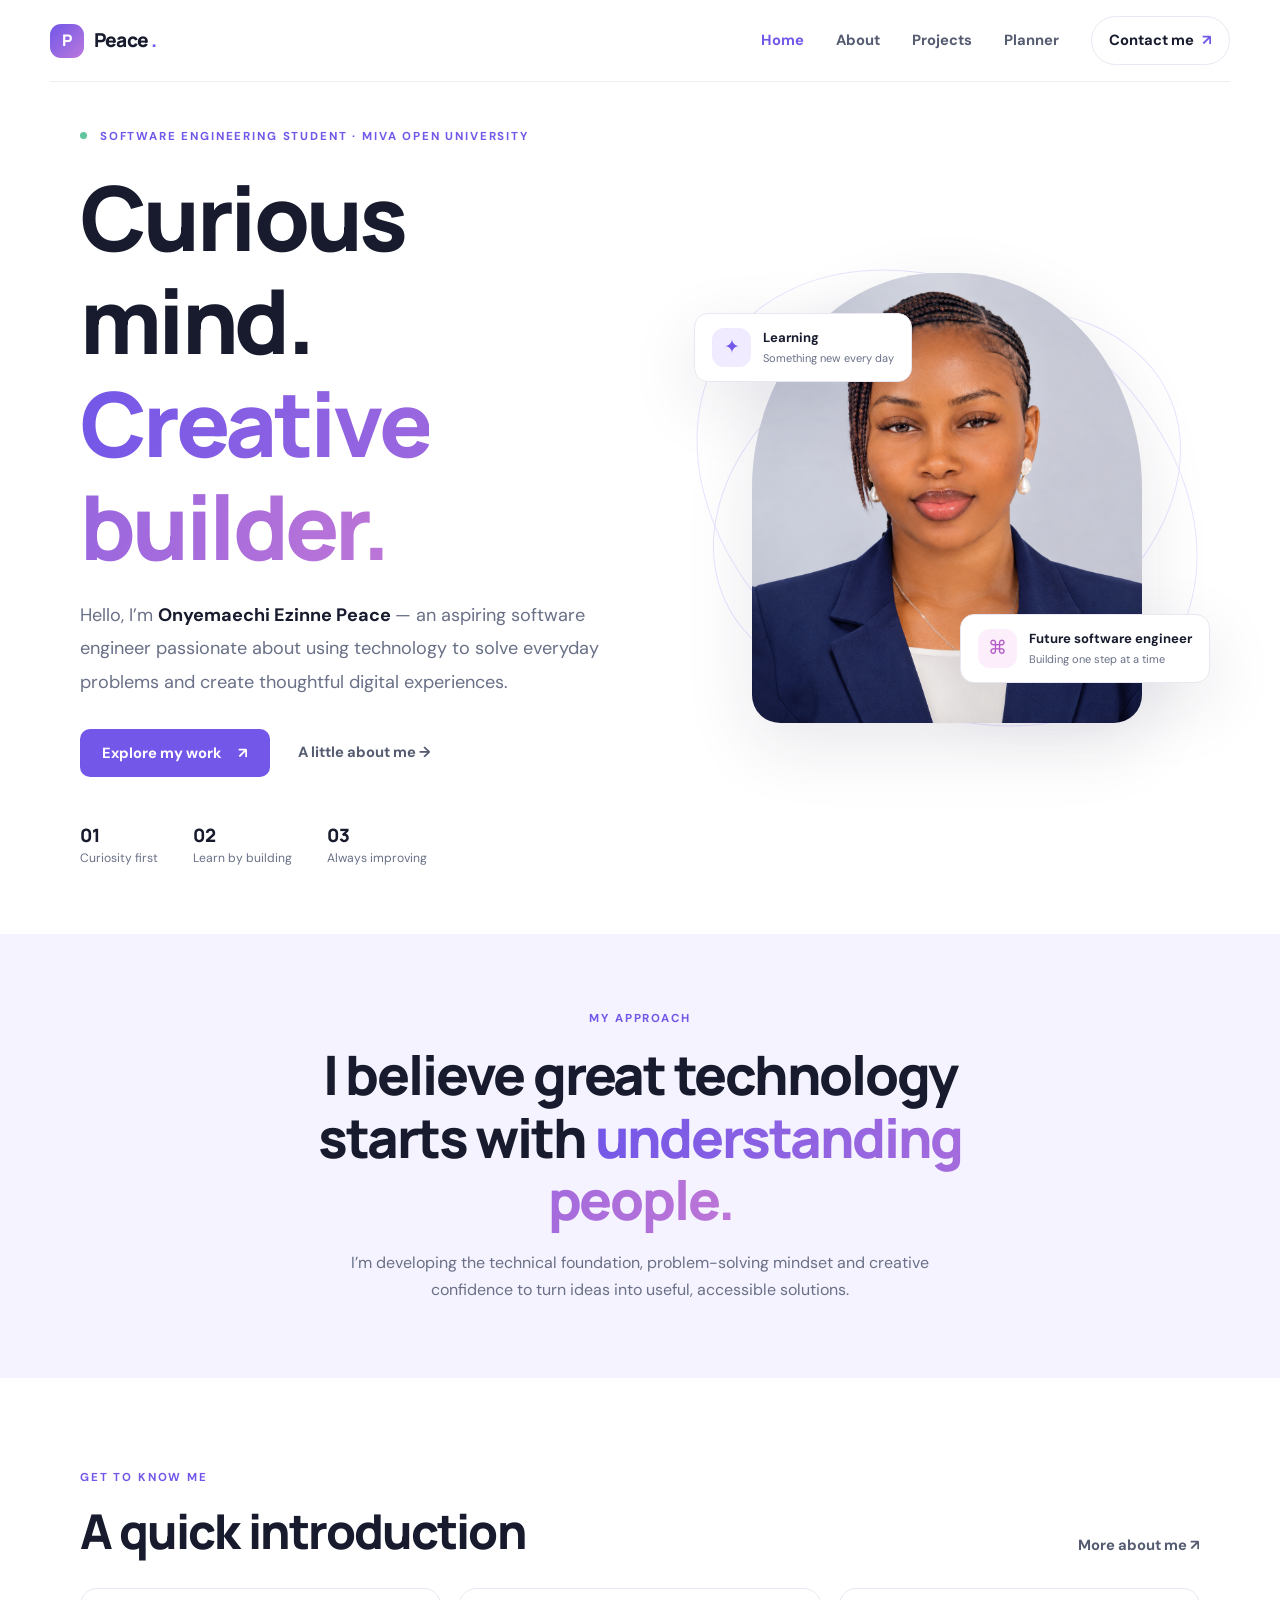
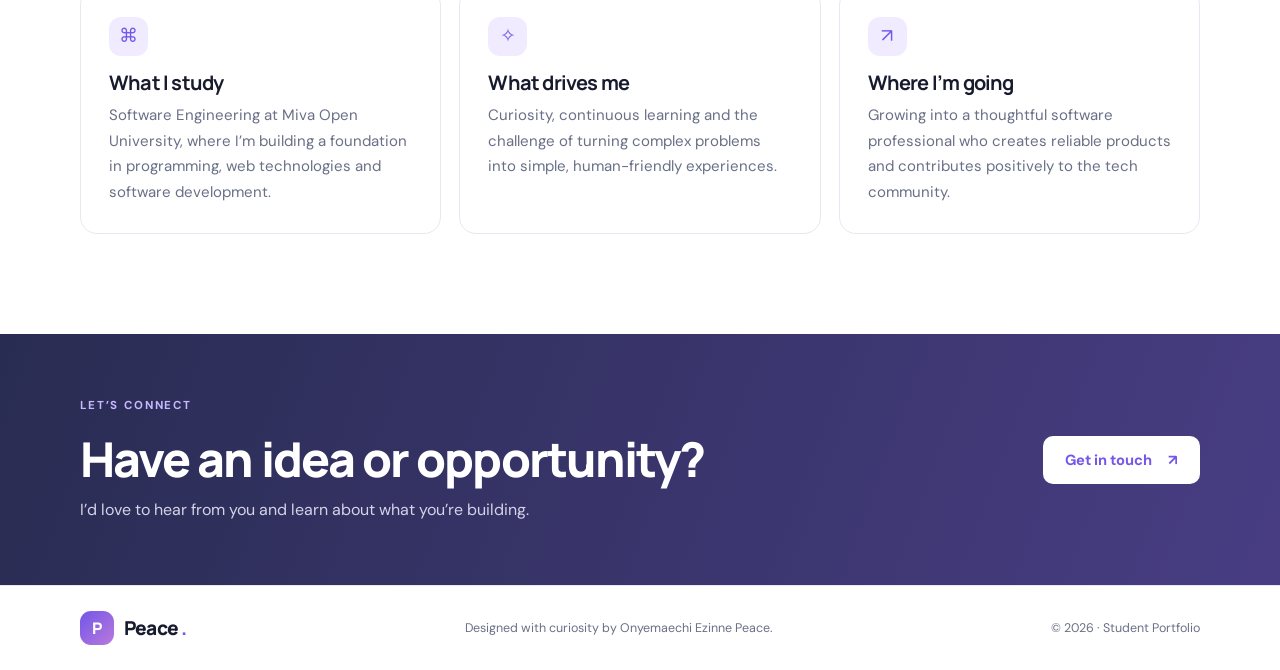
<file: index.html>
<!DOCTYPE html>
<html lang="en">
 <head>
  <meta charset="utf-8"/>
  <meta content="width=device-width, initial-scale=1.0" name="viewport"/>
  <meta content="The student portfolio of Onyemaechi Ezinne Peace, Software Engineering student at Miva Open University." name="description"/>
  <title>
   Onyemaechi Ezinne Peace | Student Portfolio
  </title>
  <link href="https://fonts.googleapis.com" rel="preconnect"/>
  <link crossorigin="" href="https://fonts.gstatic.com" rel="preconnect"/>
  <link href="https://fonts.googleapis.com/css2?family=DM+Sans:wght@400;500;600;700&amp;family=Manrope:wght@400;500;600;700;800&amp;display=swap" rel="stylesheet"/>
  <link href="css/style.css" rel="stylesheet"/>
  <script defer="" src="js/main.js">
  </script>
 </head>
 <body>
  <header class="site-header">
   <a class="brand" href="index.html">
    <span class="brand-mark">
     P
    </span>
    <span>
     Peace
     <span class="brand-dot">
      .
     </span>
    </span>
   </a>
   <button aria-expanded="false" aria-label="Open navigation" class="menu-toggle">
    ☰
   </button>
   <nav aria-label="Main navigation" class="nav-links">
    <a class="active" href="index.html">
     Home
    </a>
    <a href="about.html">
     About
    </a>
    <a href="projects.html">
     Projects
    </a>
    <a href="planner.html">
     Planner
    </a>
    <a class="nav-cta" href="contact.html">
     Contact me
     <span>
      &nearrow;
     </span>
    </a>
   </nav>
  </header>
  <main>
   <section class="hero section-wrap">
    <div class="hero-copy">
     <p class="eyebrow">
      <span class="status-dot">
      </span>
      SOFTWARE ENGINEERING STUDENT &middot; MIVA OPEN UNIVERSITY
     </p>
     <h1>
      Curious mind.
      <br/>
      <span class="gradient-text">
       Creative builder.
      </span>
     </h1>
     <p class="hero-lead">
      Hello, I&rsquo;m
      <strong>
       Onyemaechi Ezinne Peace
      </strong>
      &mdash; an aspiring software engineer passionate about using technology to solve everyday problems and create thoughtful digital experiences.
     </p>
     <div class="hero-actions">
      <a class="button button-primary" href="projects.html">
       Explore my work
       <span>
        &nearrow;
       </span>
      </a>
      <a class="text-link" href="about.html">
       A little about me
       <span>
        &rarr;
       </span>
      </a>
     </div>
     <div class="hero-meta">
      <div>
       <strong>
        01
       </strong>
       <span>
        Curiosity first
       </span>
      </div>
      <div>
       <strong>
        02
       </strong>
       <span>
        Learn by building
       </span>
      </div>
      <div>
       <strong>
        03
       </strong>
       <span>
        Always improving
       </span>
      </div>
     </div>
    </div>
    <div class="hero-visual">
     <div class="portrait-frame">
      <img alt="Portrait of Onyemaechi Ezinne Peace" src="assets/onyemaechi-ezinne-peace.png"/>
     </div>
     <div class="floating-note note-top">
      <span class="note-icon">
       ✦
      </span>
      <span>
       <b>
        Learning
       </b>
       <small>
        Something new every day
       </small>
      </span>
     </div>
     <div class="floating-note note-bottom">
      <span class="note-icon purple">
       ⌘
      </span>
      <span>
       <b>
        Future software engineer
       </b>
       <small>
        Building one step at a time
       </small>
      </span>
     </div>
     <div class="orbit orbit-one">
     </div>
     <div class="orbit orbit-two">
     </div>
    </div>
   </section>
   <section class="intro-band">
    <div class="section-wrap intro-inner">
     <p class="eyebrow">
      MY APPROACH
     </p>
     <h2>
      I believe great technology starts with
      <span class="gradient-text">
       understanding people.
      </span>
     </h2>
     <p>
      I&rsquo;m developing the technical foundation, problem-solving mindset and creative confidence to turn ideas into useful, accessible solutions.
     </p>
    </div>
   </section>
   <section class="section-wrap home-grid-section">
    <div class="section-heading">
     <div>
      <p class="eyebrow">
       GET TO KNOW ME
      </p>
      <h2>
       A quick introduction
      </h2>
     </div>
     <a class="text-link" href="about.html">
      More about me &nearrow;
     </a>
    </div>
    <div class="feature-grid">
     <article class="feature-card">
      <span class="feature-icon">
       ⌘
      </span>
      <h3>
       What I study
      </h3>
      <p>
       Software Engineering at Miva Open University, where I&rsquo;m building a foundation in programming, web technologies and software development.
      </p>
     </article>
     <article class="feature-card">
      <span class="feature-icon">
       ✧
      </span>
      <h3>
       What drives me
      </h3>
      <p>
       Curiosity, continuous learning and the challenge of turning complex problems into simple, human-friendly experiences.
      </p>
     </article>
     <article class="feature-card">
      <span class="feature-icon">
       &nearrow;
      </span>
      <h3>
       Where I&rsquo;m going
      </h3>
      <p>
       Growing into a thoughtful software professional who creates reliable products and contributes positively to the tech community.
      </p>
     </article>
    </div>
   </section>
   <section class="closing-cta">
    <div class="section-wrap cta-inner">
     <div>
      <p class="eyebrow">
       LET&rsquo;S CONNECT
      </p>
      <h2>
       Have an idea or opportunity?
      </h2>
      <p>
       I&rsquo;d love to hear from you and learn about what you&rsquo;re building.
      </p>
     </div>
     <a class="button button-light" href="contact.html">
      Get in touch
      <span>
       &nearrow;
      </span>
     </a>
    </div>
   </section>
  </main>
  <footer class="site-footer">
   <div class="section-wrap footer-inner">
    <a class="brand" href="index.html">
     <span class="brand-mark">
      P
     </span>
     <span>
      Peace
      <span class="brand-dot">
       .
      </span>
     </span>
    </a>
    <p>
     Designed with curiosity by Onyemaechi Ezinne Peace.
    </p>
    <span>
     &copy;
     <span data-year="">
     </span>
     &middot; Student Portfolio
    </span>
   </div>
  </footer>
 </body>
</html>
</file>
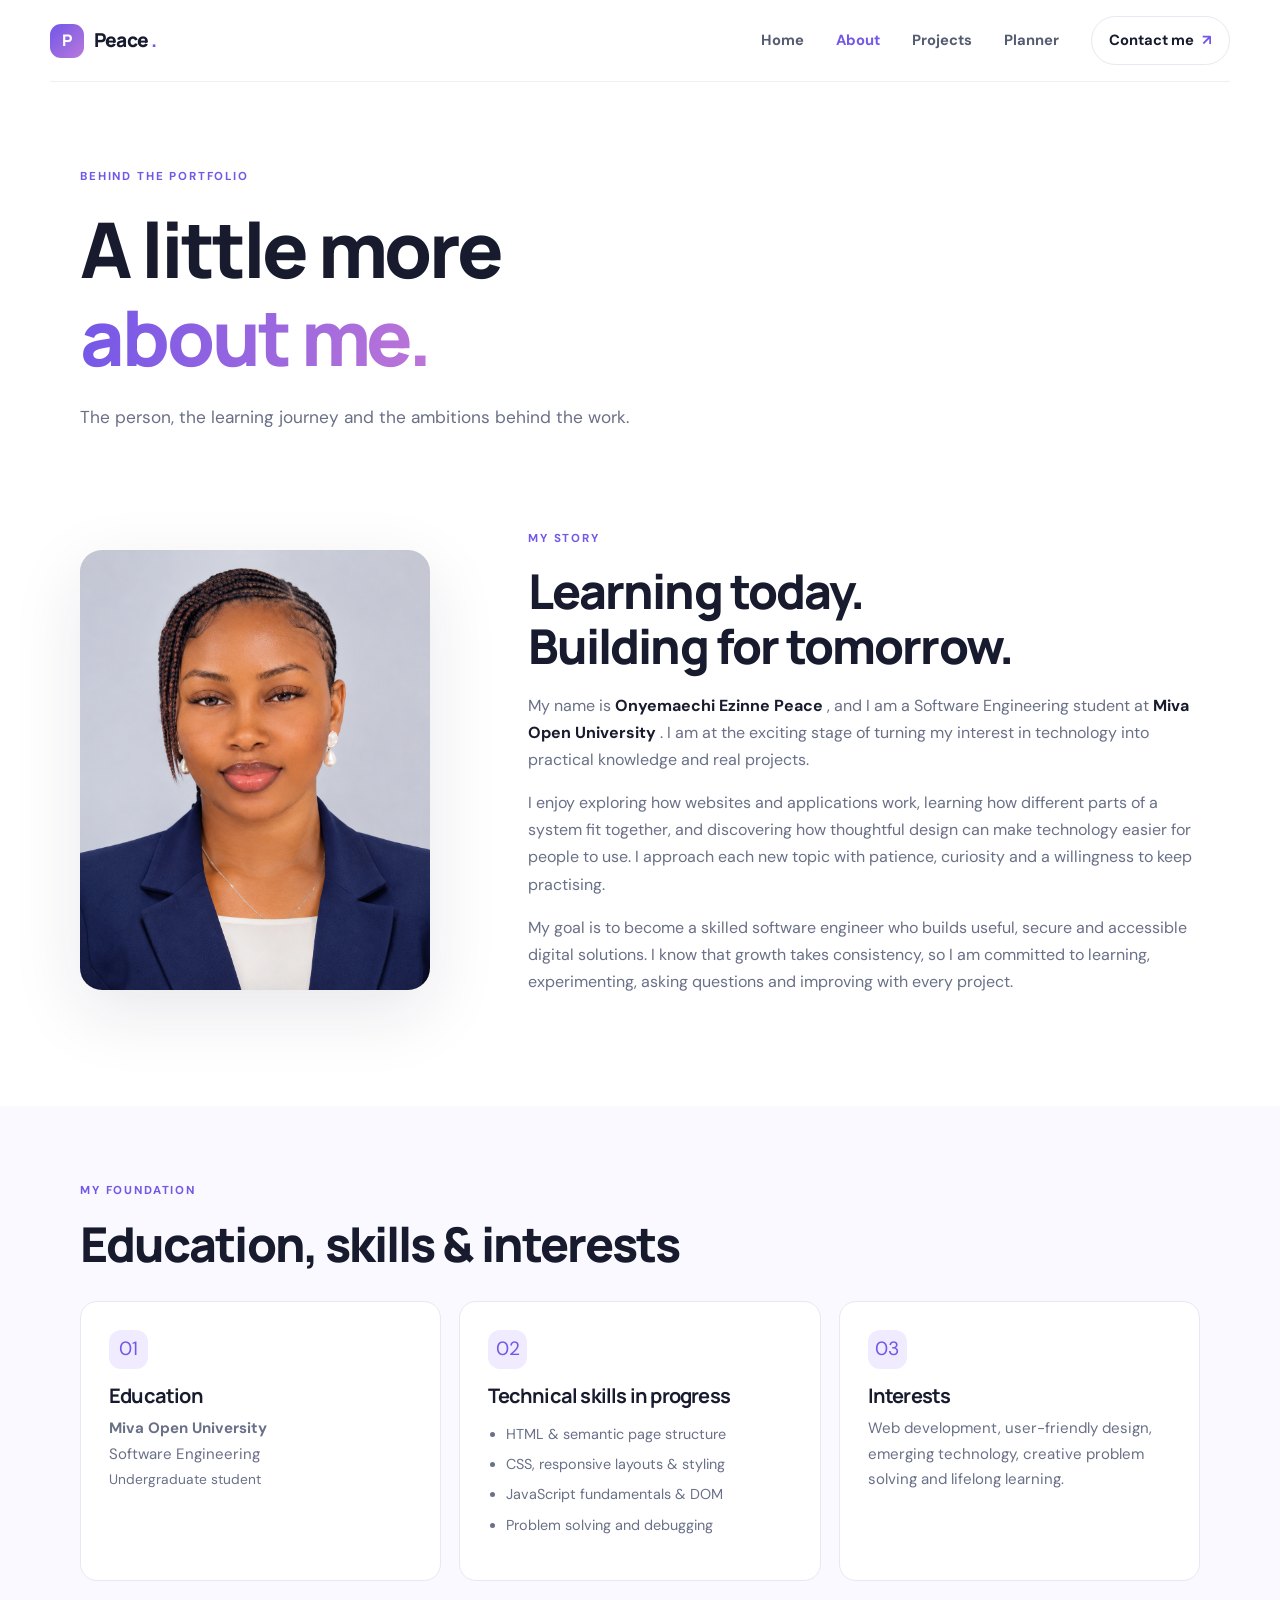
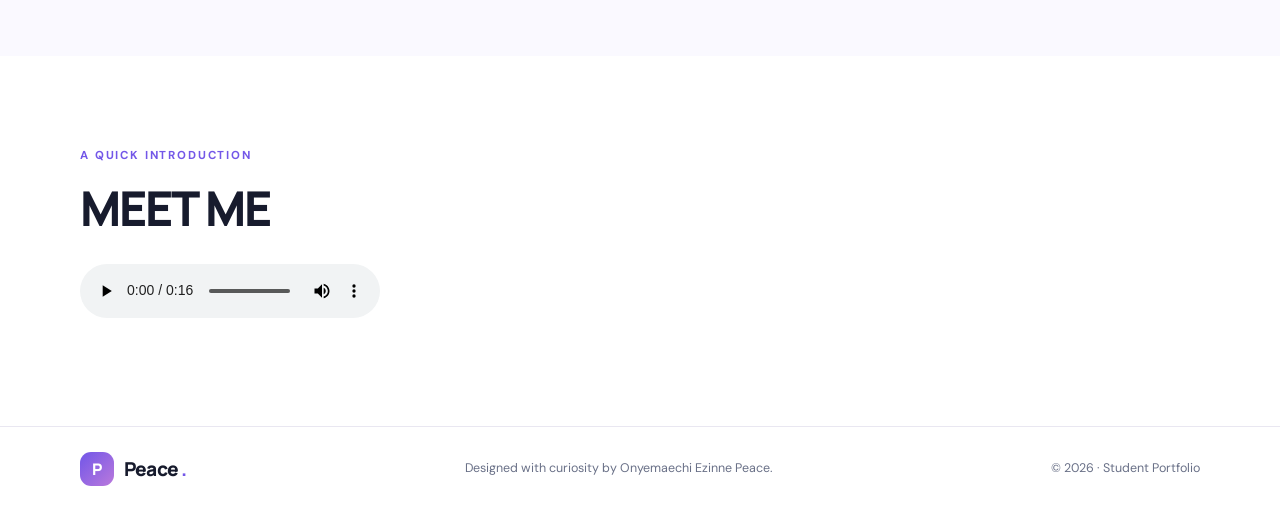
<file: about.html>
<!DOCTYPE html>
<html lang="en">
 <head>
  <meta charset="utf-8"/>
  <meta content="width=device-width, initial-scale=1.0" name="viewport"/>
  <meta content="Learn about Onyemaechi Ezinne Peace, her education, skills and goals." name="description"/>
  <title>
   About | Onyemaechi Ezinne Peace
  </title>
  <link href="https://fonts.googleapis.com" rel="preconnect"/>
  <link crossorigin="" href="https://fonts.gstatic.com" rel="preconnect"/>
  <link href="https://fonts.googleapis.com/css2?family=DM+Sans:wght@400;500;600;700&amp;family=Manrope:wght@400;500;600;700;800&amp;display=swap" rel="stylesheet"/>
  <link href="css/style.css" rel="stylesheet"/>
  <script defer="" src="js/main.js">
  </script>
 </head>
 <body>
  <header class="site-header">
   <a class="brand" href="index.html">
    <span class="brand-mark">
     P
    </span>
    <span>
     Peace
     <span class="brand-dot">
      .
     </span>
    </span>
   </a>
   <button aria-expanded="false" aria-label="Open navigation" class="menu-toggle">
    ☰
   </button>
   <nav aria-label="Main navigation" class="nav-links">
    <a href="index.html">
     Home
    </a>
    <a class="active" href="about.html">
     About
    </a>
    <a href="projects.html">
     Projects
    </a>
    <a href="planner.html">
     Planner
    </a>
    <a class="nav-cta" href="contact.html">
     Contact me
     <span>
      &nearrow;
     </span>
    </a>
   </nav>
  </header>
  <main>
   <section class="page-hero section-wrap">
    <p class="eyebrow">
     BEHIND THE PORTFOLIO
    </p>
    <h1>
     A little more
     <br/>
     <span class="gradient-text">
      about me.
     </span>
    </h1>
    <p class="page-lead">
     The person, the learning journey and the ambitions behind the work.
    </p>
   </section>
   <section class="section-wrap about-layout">
    <div class="about-photo">
     <img alt="Onyemaechi Ezinne Peace" src="assets/onyemaechi-ezinne-peace.png"/>
    </div>
    <div class="about-copy">
     <p class="eyebrow">
      MY STORY
     </p>
     <h2>
      Learning today.
      <br/>
      Building for tomorrow.
     </h2>
     <p>
      My name is
      <strong>
       Onyemaechi Ezinne Peace
      </strong>
      , and I am a Software Engineering student at
      <strong>
       Miva Open University
      </strong>
      . I am at the exciting stage of turning my interest in technology into practical knowledge and real projects.
     </p>
     <p>
      I enjoy exploring how websites and applications work, learning how different parts of a system fit together, and discovering how thoughtful design can make technology easier for people to use. I approach each new topic with patience, curiosity and a willingness to keep practising.
     </p>
     <p>
      My goal is to become a skilled software engineer who builds useful, secure and accessible digital solutions. I know that growth takes consistency, so I am committed to learning, experimenting, asking questions and improving with every project.
     </p>
    </div>
   </section>
   <section class="soft-section">
    <div class="section-wrap">
     <div class="section-heading">
      <div>
       <p class="eyebrow">
        MY FOUNDATION
       </p>
       <h2>
        Education, skills &amp; interests
       </h2>
      </div>
     </div>
     <div class="about-cards">
      <article class="feature-card">
       <span class="feature-icon">
        01
       </span>
       <h3>
        Education
       </h3>
       <p>
        <strong>
         Miva Open University
        </strong>
        <br/>
        Software Engineering
        <br/>
        <span class="muted">
         Undergraduate student
        </span>
       </p>
      </article>
      <article class="feature-card">
       <span class="feature-icon">
        02
       </span>
       <h3>
        Technical skills in progress
       </h3>
       <ul class="clean-list">
        <li>
         HTML &amp; semantic page structure
        </li>
        <li>
         CSS, responsive layouts &amp; styling
        </li>
        <li>
         JavaScript fundamentals &amp; DOM
        </li>
        <li>
         Problem solving and debugging
        </li>
       </ul>
      </article>
      <article class="feature-card">
       <span class="feature-icon">
        03
       </span>
       <h3>
        Interests
       </h3>
       <p>
        Web development, user-friendly design, emerging technology, creative problem solving and lifelong learning.
       </p>
      </article>
     </div>
    </div>
   </section>
   <section class="section-wrap video-section">
    <div class="video-heading">
     <p class="eyebrow">
      A QUICK INTRODUCTION
     </p>
    <h2>
      MEET ME
      </h2>
    </div>
    <!-- <div class="video-frame">
     <video aria-label="Short animated introduction to web development and coding" controls="" playsinline="" poster="assets/web-development-video-poster.jpg" preload="metadata">
      <source src="assets/web-development-coding.mp4" type="video/mp4"/>
      Your browser does not support HTML5 video.
     </video>
    </div> -->
    <audio controls>
  <source src="assets/my-audio.mp3" type="audio/mpeg">
  Your browser does not support audio.
</audio>
   
   </section>
  </main>
  <footer class="site-footer">
   <div class="section-wrap footer-inner">
    <a class="brand" href="index.html">
     <span class="brand-mark">
      P
     </span>
     <span>
      Peace
      <span class="brand-dot">
       .
      </span>
     </span>
    </a>
    <p>
     Designed with curiosity by Onyemaechi Ezinne Peace.
    </p>
    <span>
     &copy;
     <span data-year="">
     </span>
     &middot; Student Portfolio
    </span>
   </div>
  </footer>
 </body>
</html>
</file>
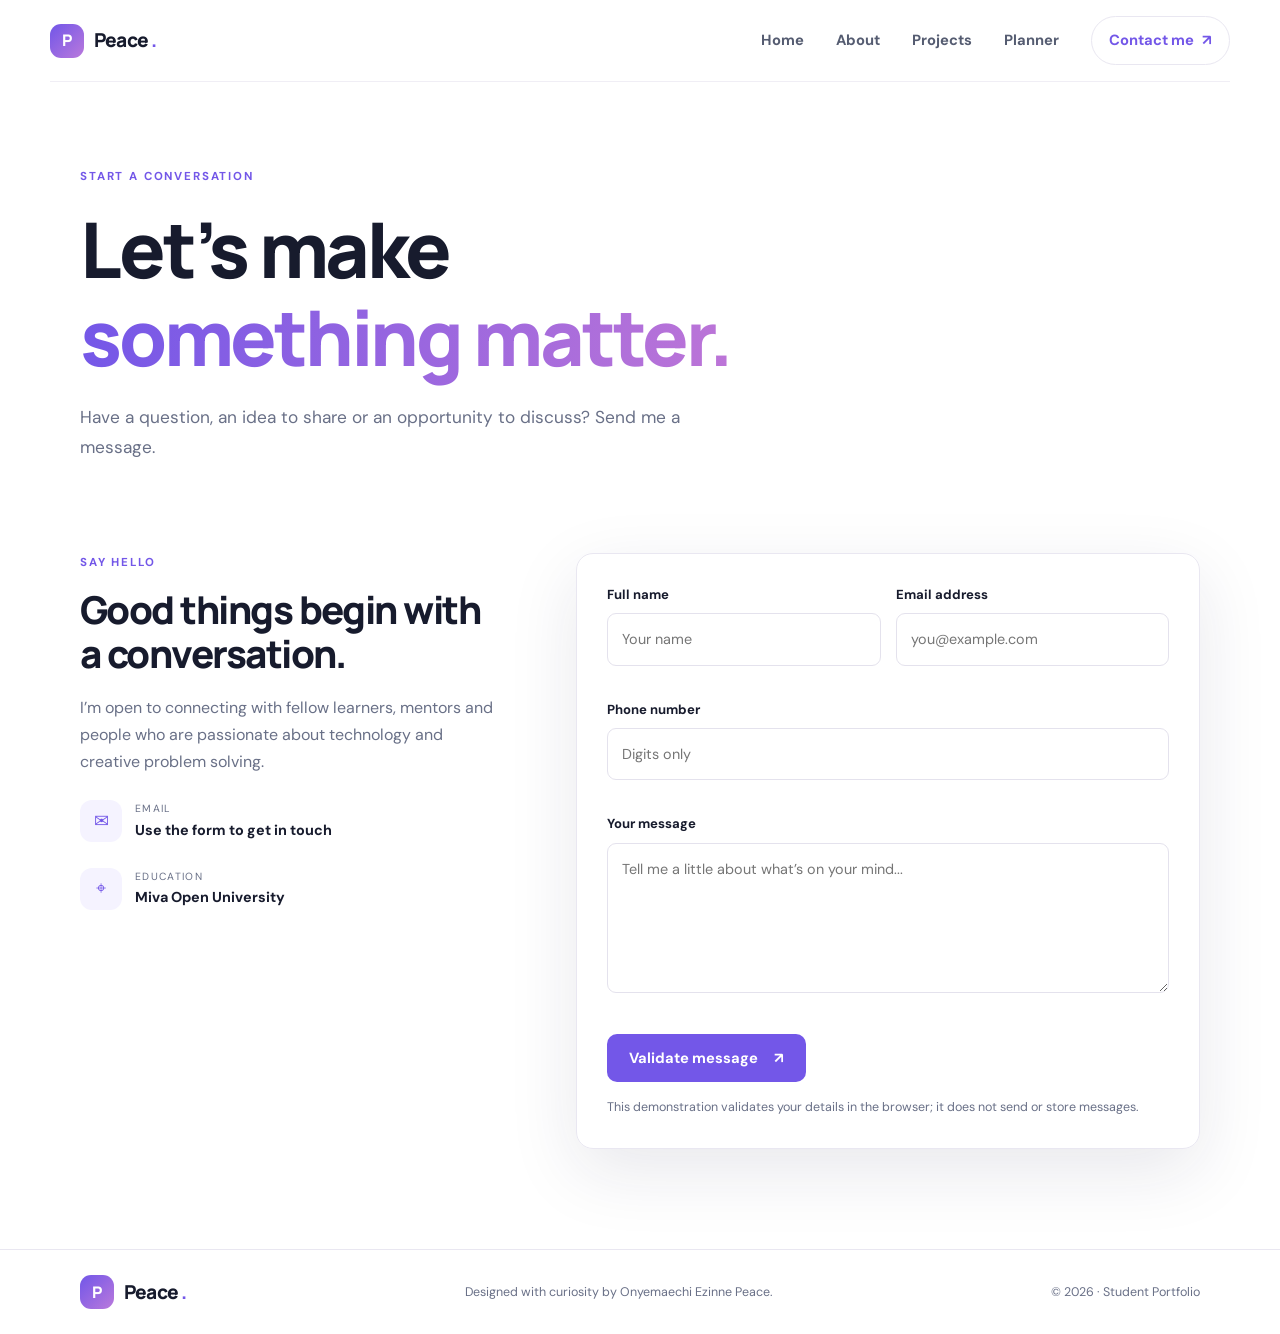
<file: contact.html>
<!DOCTYPE html>
<html lang="en">
 <head>
  <meta charset="utf-8"/>
  <meta content="width=device-width, initial-scale=1.0" name="viewport"/>
  <meta content="Contact Onyemaechi Ezinne Peace." name="description"/>
  <title>
   Contact | Onyemaechi Ezinne Peace
  </title>
  <link href="https://fonts.googleapis.com" rel="preconnect"/>
  <link crossorigin="" href="https://fonts.gstatic.com" rel="preconnect"/>
  <link href="https://fonts.googleapis.com/css2?family=DM+Sans:wght@400;500;600;700&amp;family=Manrope:wght@400;500;600;700;800&amp;display=swap" rel="stylesheet"/>
  <link href="css/style.css" rel="stylesheet"/>
  <script defer="" src="js/main.js">
  </script>
 </head>
 <body>
  <header class="site-header">
   <a class="brand" href="index.html">
    <span class="brand-mark">
     P
    </span>
    <span>
     Peace
     <span class="brand-dot">
      .
     </span>
    </span>
   </a>
   <button aria-expanded="false" aria-label="Open navigation" class="menu-toggle">
    ☰
   </button>
   <nav aria-label="Main navigation" class="nav-links">
    <a href="index.html">
     Home
    </a>
    <a href="about.html">
     About
    </a>
    <a href="projects.html">
     Projects
    </a>
    <a href="planner.html">
     Planner
    </a>
    <a class="active nav-cta" href="contact.html">
     Contact me
     <span>
      &nearrow;
     </span>
    </a>
   </nav>
  </header>
  <main>
   <section class="page-hero section-wrap">
    <p class="eyebrow">
     START A CONVERSATION
    </p>
    <h1>
     Let&rsquo;s make
     <br/>
     <span class="gradient-text">
      something matter.
     </span>
    </h1>
    <p class="page-lead">
     Have a question, an idea to share or an opportunity to discuss? Send me a message.
    </p>
   </section>
   <section class="section-wrap contact-layout">
    <div class="contact-aside">
     <p class="eyebrow">
      SAY HELLO
     </p>
     <h2>
      Good things begin with a conversation.
     </h2>
     <p>
      I&rsquo;m open to connecting with fellow learners, mentors and people who are passionate about technology and creative problem solving.
     </p>
     <div class="contact-detail">
      <span>
       ✉
      </span>
      <div>
       <small>
        EMAIL
       </small>
       <strong>
        Use the form to get in touch
       </strong>
      </div>
     </div>
     <div class="contact-detail">
      <span>
       &target;
      </span>
      <div>
       <small>
        EDUCATION
       </small>
       <strong>
        Miva Open University
       </strong>
      </div>
     </div>
    </div>
    <form class="contact-form" id="contact-form" novalidate="">
     <div class="form-row">
      <div class="field">
       <label for="name">
        Full name
       </label>
       <input id="name" name="name" placeholder="Your name" required="" type="text"/>
       <small class="field-error" id="name-error">
       </small>
      </div>
      <div class="field">
       <label for="email">
        Email address
       </label>
       <input id="email" name="email" placeholder="you@example.com" required="" type="email"/>
       <small class="field-error" id="email-error">
       </small>
      </div>
     </div>
     <div class="field">
      <label for="phone">
       Phone number
      </label>
      <input id="phone" inputmode="numeric" name="phone" placeholder="Digits only" required="" type="tel"/>
      <small class="field-error" id="phone-error">
      </small>
     </div>
     <div class="field">
      <label for="message">
       Your message
      </label>
      <textarea id="message" name="message" placeholder="Tell me a little about what&rsquo;s on your mind..." required="" rows="5"></textarea>
      <small class="field-error" id="message-error">
      </small>
     </div>
     <button class="button button-primary" type="submit">
      Validate message
      <span>
       &nearrow;
      </span>
     </button>
     <p class="form-feedback" id="form-feedback" role="status">
      This demonstration validates your details in the browser; it does not send or store messages.
     </p>
    </form>
   </section>
  </main>
  <footer class="site-footer">
   <div class="section-wrap footer-inner">
    <a class="brand" href="index.html">
     <span class="brand-mark">
      P
     </span>
     <span>
      Peace
      <span class="brand-dot">
       .
      </span>
     </span>
    </a>
    <p>
     Designed with curiosity by Onyemaechi Ezinne Peace.
    </p>
    <span>
     &copy;
     <span data-year="">
     </span>
     &middot; Student Portfolio
    </span>
   </div>
  </footer>
 </body>
</html>
</file>
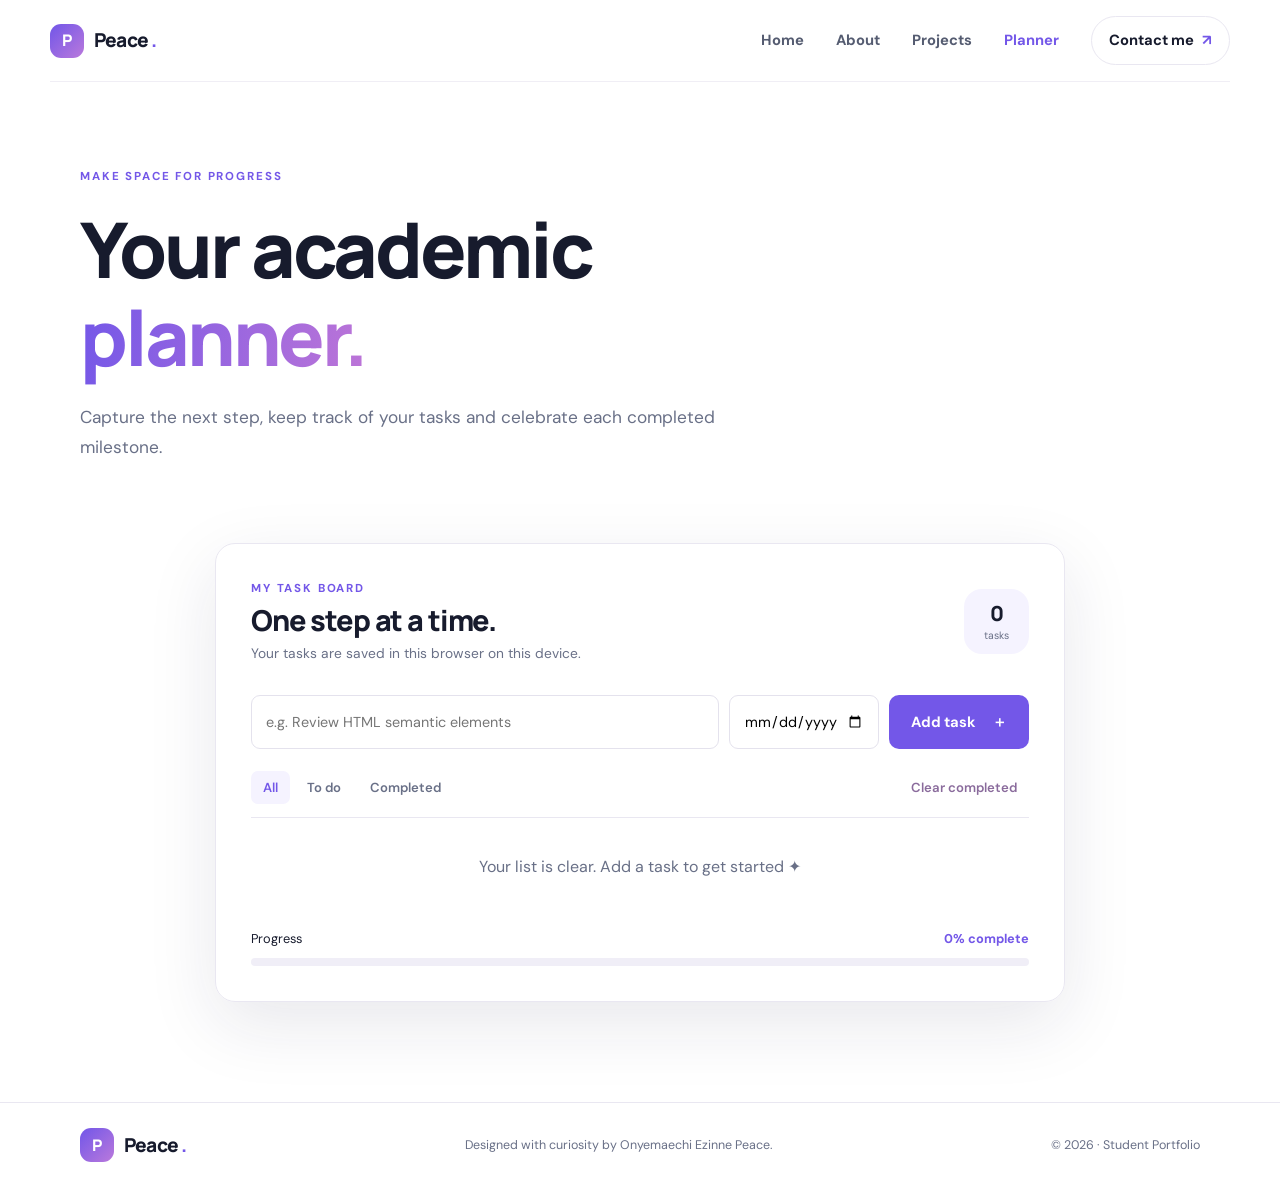
<file: planner.html>
<!DOCTYPE html>
<html lang="en">
 <head>
  <meta charset="utf-8"/>
  <meta content="width=device-width, initial-scale=1.0" name="viewport"/>
  <meta content="An interactive academic task planner." name="description"/>
  <title>
   Academic Planner | Onyemaechi Ezinne Peace
  </title>
  <link href="https://fonts.googleapis.com" rel="preconnect"/>
  <link crossorigin="" href="https://fonts.gstatic.com" rel="preconnect"/>
  <link href="https://fonts.googleapis.com/css2?family=DM+Sans:wght@400;500;600;700&amp;family=Manrope:wght@400;500;600;700;800&amp;display=swap" rel="stylesheet"/>
  <link href="css/style.css" rel="stylesheet"/>
  <script defer="" src="js/main.js">
  </script>
 </head>
 <body>
  <header class="site-header">
   <a class="brand" href="index.html">
    <span class="brand-mark">
     P
    </span>
    <span>
     Peace
     <span class="brand-dot">
      .
     </span>
    </span>
   </a>
   <button aria-expanded="false" aria-label="Open navigation" class="menu-toggle">
    ☰
   </button>
   <nav aria-label="Main navigation" class="nav-links">
    <a href="index.html">
     Home
    </a>
    <a href="about.html">
     About
    </a>
    <a href="projects.html">
     Projects
    </a>
    <a class="active" href="planner.html">
     Planner
    </a>
    <a class="nav-cta" href="contact.html">
     Contact me
     <span>
      &nearrow;
     </span>
    </a>
   </nav>
  </header>
  <main>
   <section class="page-hero section-wrap">
    <p class="eyebrow">
     MAKE SPACE FOR PROGRESS
    </p>
    <h1>
     Your academic
     <br/>
     <span class="gradient-text">
      planner.
     </span>
    </h1>
    <p class="page-lead">
     Capture the next step, keep track of your tasks and celebrate each completed milestone.
    </p>
   </section>
   <section class="section-wrap planner-wrap">
    <div class="planner-panel">
     <div class="planner-top">
      <div>
       <p class="eyebrow">
        MY TASK BOARD
       </p>
       <h2>
        One step at a time.
       </h2>
       <p class="muted">
        Your tasks are saved in this browser on this device.
       </p>
      </div>
      <div class="task-count">
       <strong id="task-total">
        0
       </strong>
       <span>
        tasks
       </span>
      </div>
     </div>
     <form class="task-form" id="task-form">
      <label class="sr-only" for="task-input">
       New task
      </label>
      <input id="task-input" maxlength="100" placeholder="e.g. Review HTML semantic elements" required="" type="text"/>
      <label class="sr-only" for="task-date">
       Due date
      </label>
      <input aria-label="Task due date" id="task-date" type="date"/>
      <button class="button button-primary" type="submit">
       Add task
       <span>
        ＋
       </span>
      </button>
     </form>
     <div class="task-toolbar">
      <div aria-label="Filter tasks" class="filter-tabs" role="group">
       <button class="filter-btn active" data-filter="all" type="button">
        All
       </button>
       <button class="filter-btn" data-filter="active" type="button">
        To do
       </button>
       <button class="filter-btn" data-filter="completed" type="button">
        Completed
       </button>
      </div>
      <button class="subtle-button" id="clear-completed" type="button">
       Clear completed
      </button>
     </div>
     <ul aria-live="polite" class="task-list" id="task-list">
     </ul>
     <p class="empty-state" id="empty-state">
      Your list is clear. Add a task to get started ✦
     </p>
     <div class="progress-area">
      <div class="progress-label">
       <span>
        Progress
       </span>
       <strong id="progress-text">
        0% complete
       </strong>
      </div>
      <div class="progress-track">
       <span id="progress-bar">
       </span>
      </div>
     </div>
    </div>
   </section>
  </main>
  <footer class="site-footer">
   <div class="section-wrap footer-inner">
    <a class="brand" href="index.html">
     <span class="brand-mark">
      P
     </span>
     <span>
      Peace
      <span class="brand-dot">
       .
      </span>
     </span>
    </a>
    <p>
     Designed with curiosity by Onyemaechi Ezinne Peace.
    </p>
    <span>
     &copy;
     <span data-year="">
     </span>
     &middot; Student Portfolio
    </span>
   </div>
  </footer>
 </body>
</html>
</file>
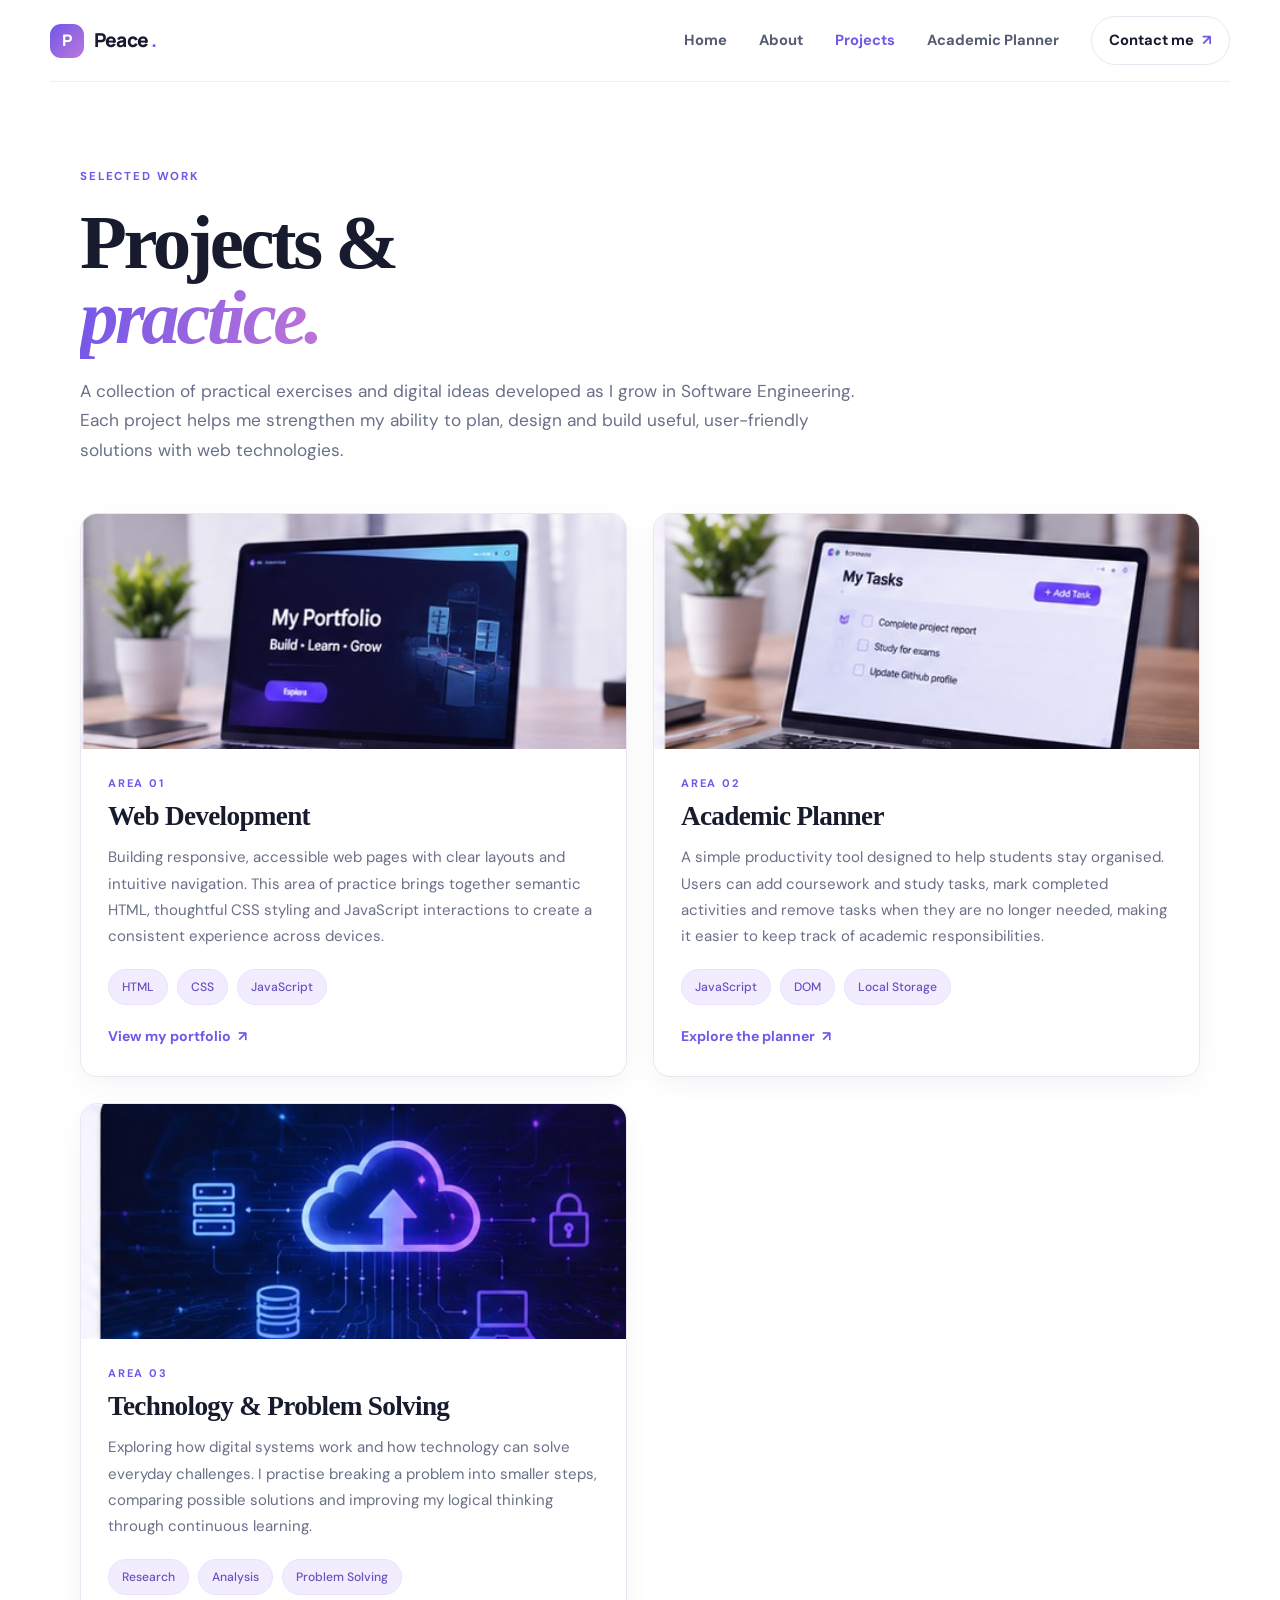
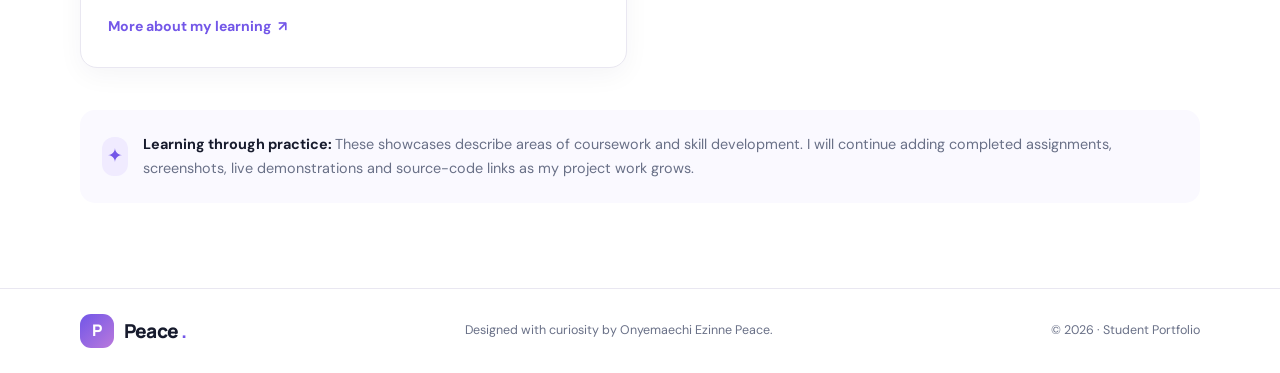
<file: projects.html>
<!DOCTYPE html>
<html lang="en">
 <head>
  <meta charset="utf-8"/>
  <meta content="width=device-width, initial-scale=1.0" name="viewport"/>
  <meta content="Selected software engineering projects and learning work by Onyemaechi Ezinne Peace." name="description"/>
  <title>
   Projects | Onyemaechi Ezinne Peace
  </title>
  <link href="https://fonts.googleapis.com" rel="preconnect"/>
  <link crossorigin="" href="https://fonts.gstatic.com" rel="preconnect"/>
  <link href="https://fonts.googleapis.com/css2?family=DM+Sans:wght@400;500;600;700&amp;family=Manrope:wght@400;500;600;700;800&amp;display=swap" rel="stylesheet"/>
  <link href="css/style.css" rel="stylesheet"/>
  <script defer="" src="js/main.js">
  </script>
 </head>
 <body>
  <header class="site-header">
   <a class="brand" href="index.html">
    <span class="brand-mark">
     P
    </span>
    <span>
     Peace
     <span class="brand-dot">
      .
     </span>
    </span>
   </a>
   <button aria-expanded="false" aria-label="Open navigation" class="menu-toggle">
    ☰
   </button>
   <nav aria-label="Main navigation" class="nav-links">
    <a href="index.html">
     Home
    </a>
    <a href="about.html">
     About
    </a>
    <a class="active" href="projects.html">
     Projects
    </a>
    <a href="planner.html">
     Academic Planner
    </a>
    <a class="nav-cta" href="contact.html">
     Contact me
     <span>
      &nearrow;
     </span>
    </a>
   </nav>
  </header>
  <main>
   <section class="page-hero section-wrap projects-hero">
    <div class="projects-intro">
     <p class="eyebrow">
      SELECTED WORK
     </p>
     <h1>
      Projects &amp;
      <br/>
      <span class="gradient-text">
       practice.
      </span>
     </h1>
     <p class="page-lead">
      A collection of practical exercises and digital ideas developed as I grow in Software Engineering. Each project helps me strengthen my ability to plan, design and build useful, user-friendly solutions with web technologies.
     </p>
    </div>
   </section>
   <section aria-label="Project showcases" class="section-wrap projects-grid">
    <article class="project-card">
     <img alt="Laptop displaying a web development workspace on a desk" class="project-image" src="assets/project-web-development.jpg"/>
     <div class="project-info">
      <p class="project-number">
       AREA 01
      </p>
      <h2>
       Web Development
      </h2>
      <p>
       Building responsive, accessible web pages with clear layouts and intuitive navigation. This area of practice brings together semantic HTML, thoughtful CSS styling and JavaScript interactions to create a consistent experience across devices.
      </p>
      <div class="tag-row">
       <span>
        HTML
       </span>
       <span>
        CSS
       </span>
       <span>
        JavaScript
       </span>
      </div>
      <a class="text-link" href="index.html">
       View my portfolio
       <span aria-hidden="true">
        &nearrow;
       </span>
      </a>
     </div>
    </article>
    <article class="project-card">
     <img alt="Laptop showing an academic task planner interface" class="project-image" src="assets/project-academic-planner.jpg"/>
     <div class="project-info">
      <p class="project-number">
       AREA 02
      </p>
      <h2>
       Academic Planner
      </h2>
      <p>
       A simple productivity tool designed to help students stay organised. Users can add coursework and study tasks, mark completed activities and remove tasks when they are no longer needed, making it easier to keep track of academic responsibilities.
      </p>
      <div class="tag-row">
       <span>
        JavaScript
       </span>
       <span>
        DOM
       </span>
       <span>
        Local Storage
       </span>
      </div>
      <a class="text-link" href="planner.html">
       Explore the planner
       <span aria-hidden="true">
        &nearrow;
       </span>
      </a>
     </div>
    </article>
    <article class="project-card">
     <img alt="Illustration representing connected technology and cloud computing" class="project-image" src="assets/project-tech-learning.jpg"/>
     <div class="project-info">
      <p class="project-number">
       AREA 03
      </p>
      <h2>
       Technology &amp; Problem Solving
      </h2>
      <p>
       Exploring how digital systems work and how technology can solve everyday challenges. I practise breaking a problem into smaller steps, comparing possible solutions and improving my logical thinking through continuous learning.
      </p>
      <div class="tag-row">
       <span>
        Research
       </span>
       <span>
        Analysis
       </span>
       <span>
        Problem Solving
       </span>
      </div>
      <a class="text-link" href="about.html">
       More about my learning
       <span aria-hidden="true">
        &nearrow;
       </span>
      </a>
     </div>
    </article>
   </section>
   <section class="section-wrap project-note">
    <span class="note-icon">
     ✦
    </span>
    <p>
     <strong>
      Learning through practice:
     </strong>
     These showcases describe areas of coursework and skill development. I will continue adding completed assignments, screenshots, live demonstrations and source-code links as my project work grows.
    </p>
   </section>
  </main>
  <footer class="site-footer">
   <div class="section-wrap footer-inner">
    <a class="brand" href="index.html">
     <span class="brand-mark">
      P
     </span>
     <span>
      Peace
      <span class="brand-dot">
       .
      </span>
     </span>
    </a>
    <p>
     Designed with curiosity by Onyemaechi Ezinne Peace.
    </p>
    <span>
     &copy;
     <span data-year="">
     </span>
     &middot; Student Portfolio
    </span>
   </div>
  </footer>
 </body>
</html>
</file>
<file: css/style.css>
:root {
  --ink:#171b2d;
  --muted:#697087;
  --purple:#7357e8;
  --pink:#d58ce9;
  --pale:#f5f3ff;
  --line:#e9e7f1;
  --white:#fff;
  --navy:#202747;
  --shadow:0 22px 70px rgba(31,30,70,.10)
}
* {
  box-sizing:border-box
}
html {
  scroll-behavior:smooth
}
body {
  margin:0;
  color:var(--ink);
  font-family:"DM Sans",sans-serif;
  background:#fff;
  line-height:1.7
}
h1,h2,h3,.brand {
  font-family:"Manrope",sans-serif;
  line-height:1.15;
  letter-spacing:-.04em
}
h1 {
  font-size:clamp(3rem,7vw,5.8rem);
  font-weight:800;
  margin:18px 0 22px
}
h2 {
  font-size:clamp(2rem,4vw,3rem);
  font-weight:800;
  margin:8px 0 18px
}
h3 {
  font-size:1.25rem;
  margin:15px 0 9px
}
p {
  margin:0 0 16px
}
.section-wrap {
  width:min(1120px,calc(100% - 48px));
  margin-inline:auto
}
.site-header {
  height:82px;
  display:flex;
  align-items:center;
  justify-content:space-between;
  width:min(1180px,calc(100% - 48px));
  margin:auto;
  border-bottom:1px solid #f0eef5;
  position:relative;
  z-index:5
}
.brand {
  display:flex;
  align-items:center;
  gap:10px;
  text-decoration:none;
  color:var(--ink);
  font-size:1.2rem;
  font-weight:800
}
.brand-mark {
  width:34px;
  height:34px;
  border-radius:11px;
  background:linear-gradient(135deg,#7156e8,#ba79dc);
  display:grid;
  place-items:center;
  color:white;
  font-size:1rem
}
.brand-dot {
  color:var(--purple)
}
.nav-links {
  display:flex;
  align-items:center;
  gap:32px
}
.nav-links a,.text-link {
  font-size:.92rem;
  font-weight:700;
  color:#555c71;
  text-decoration:none;
  transition:.2s
}
.nav-links a:hover,.nav-links a.active,.text-link:hover {
  color:var(--purple)
}
.nav-links .nav-cta {
  padding:11px 17px;
  border:1px solid var(--line);
  border-radius:30px;
  color:var(--ink)
}
.nav-cta span {
  color:var(--purple);
  padding-left:5px
}
.menu-toggle {
  display:none;
  border:0;
  background:none;
  font-size:1.5rem;
  color:var(--ink)
}
.eyebrow {
  font-size:.72rem;
  letter-spacing:.16em;
  font-weight:700;
  color:var(--purple);
  margin-bottom:15px
}
.status-dot {
  display:inline-block;
  width:7px;
  height:7px;
  border-radius:50%;
  background:#5fc69b;
  margin:0 8px 1px 0
}
.gradient-text {
  background:linear-gradient(100deg,#7357e8,#bd75d7);
  -webkit-background-clip:text;
  background-clip:text;
  color:transparent
}
.hero {
  min-height:650px;
  display:grid;
  grid-template-columns:1.05fr .95fr;
  align-items:center;
  gap:55px;
  padding-top:45px;
  padding-bottom:65px
}
.hero-lead {
  font-size:1.13rem;
  color:var(--muted);
  max-width:570px;
  line-height:1.85
}
.hero-lead strong {
  color:var(--ink)
}
.hero-actions {
  display:flex;
  align-items:center;
  gap:28px;
  margin:30px 0 45px
}
.button {
  display:inline-flex;
  align-items:center;
  justify-content:center;
  gap:16px;
  padding:14px 22px;
  border-radius:10px;
  text-decoration:none;
  font:700 .92rem "DM Sans",sans-serif;
  border:0;
  cursor:pointer;
  transition:transform .2s,box-shadow .2s
}
.button:hover {
  transform:translateY(-2px);
  box-shadow:0 10px 25px #7357e833
}
.button-primary {
  background:var(--purple);
  color:white
}
.button-light {
  background:white;
  color:var(--purple)
}
.hero-meta {
  display:flex;
  gap:35px
}
.hero-meta div {
  display:flex;
  flex-direction:column
}
.hero-meta strong {
  font:800 1.15rem "Manrope";
  color:var(--ink)
}
.hero-meta span {
  font-size:.76rem;
  color:var(--muted)
}
.hero-visual {
  height:500px;
  position:relative;
  display:grid;
  place-items:center
}
.portrait-frame {
  width:min(390px,78%);
  height:450px;
  border-radius:48% 48% 28px 28px;
  overflow:hidden;
  position:relative;
  z-index:1;
  background:#e8e9f2;
  box-shadow:var(--shadow)
}
.portrait-frame img {
  width:100%;
  height:100%;
  object-fit:cover;
  object-position:center top
}
.orbit {
  position:absolute;
  border:1px solid #e9e3ff;
  border-radius:50%;
  transform:rotate(-25deg)
}
.orbit-one {
  width:490px;
  height:350px
}
.orbit-two {
  width:540px;
  height:410px;
  transform:rotate(35deg)
}
.floating-note {
  position:absolute;
  z-index:2;
  display:flex;
  align-items:center;
  gap:12px;
  background:white;
  border:1px solid var(--line);
  padding:13px 17px;
  border-radius:14px;
  box-shadow:var(--shadow)
}
.note-top {
  top:65px;
  left:0
}
.note-bottom {
  right:-10px;
  bottom:65px
}
.floating-note b,.floating-note small {
  display:block
}
.floating-note b {
  font-size:.82rem
}
.floating-note small {
  font-size:.69rem;
  color:var(--muted)
}
.note-icon,.feature-icon {
  width:39px;
  height:39px;
  border-radius:12px;
  display:grid;
  place-items:center;
  background:#f0ebff;
  color:var(--purple);
  font-size:1.2rem
}
.note-icon.purple {
  background:#fceefa;
  color:#b45bc9
}
.intro-band {
  background:var(--pale);
  padding:75px 0
}
.intro-inner {
  max-width:790px;
  text-align:center
}
.intro-inner h2 {
  font-size:clamp(2rem,4.5vw,3.4rem)
}
.intro-inner>p:last-child {
  max-width:660px;
  margin:0 auto;
  color:var(--muted)
}
.home-grid-section {
  padding-top:90px;
  padding-bottom:100px
}
.section-heading {
  display:flex;
  align-items:end;
  justify-content:space-between;
  margin-bottom:30px
}
.section-heading h2 {
  margin-bottom:0
}
.feature-grid,.about-cards {
  display:grid;
  grid-template-columns:repeat(3,1fr);
  gap:18px
}
.feature-card {
  padding:28px;
  border:1px solid var(--line);
  border-radius:17px;
  background:white;
  transition:.25s
}
.feature-card:hover,.project-card:hover {
  transform:translateY(-5px);
  box-shadow:var(--shadow)
}
.feature-card p {
  color:var(--muted);
  font-size:.94rem;
  margin-bottom:0
}
.closing-cta {
  background:linear-gradient(110deg,#292c52,#483d83);
  color:white;
  padding:62px 0
}
.cta-inner {
  display:flex;
  justify-content:space-between;
  align-items:center
}
.cta-inner h2 {
  margin:0 0 10px
}
.cta-inner p:last-child {
  color:#d5d3e8;
  margin:0
}
.cta-inner .eyebrow {
  color:#c7b9ff
}
.site-footer {
  border-top:1px solid var(--line);
  padding:25px 0
}
.footer-inner {
  display:flex;
  align-items:center;
  justify-content:space-between;
  gap:20px
}
.footer-inner p,.footer-inner>span {
  font-size:.78rem;
  color:var(--muted);
  margin:0
}
.page-hero {
  padding-top:85px;
  padding-bottom:55px
}
.page-hero h1 {
  font-size:clamp(3.1rem,6vw,5rem)
}
.page-lead {
  max-width:650px;
  color:var(--muted);
  font-size:1.08rem
}
.about-layout {
  display:grid;
  grid-template-columns:.72fr 1.28fr;
  gap:70px;
  align-items:center;
  padding:25px 0 95px
}
.about-photo {
  height:440px;
  max-width:350px;
  border-radius:22px;
  overflow:hidden;
  background:#eef0f8;
  box-shadow:var(--shadow)
}
.about-photo img {
  width:100%;
  height:100%;
  object-fit:cover;
  object-position:top
}
.about-copy p:not(.eyebrow) {
  color:var(--muted)
}
.about-copy strong {
  color:var(--ink)
}
.soft-section {
  background:#faf9ff;
  padding:75px 0
}
.clean-list {
  padding-left:18px;
  color:var(--muted);
  font-size:.9rem
}
.clean-list li {
  margin:6px 0
}
.muted {
  color:var(--muted);
  font-size:.86rem
}
.video-section {
  padding-top:90px;
  padding-bottom:100px
}
.video-heading {
  max-width:690px;
  margin-bottom:28px
}
.video-heading p:last-child {
  color:var(--muted)
}
.video-frame {
  position:relative;
  aspect-ratio:16/9;
  width:100%;
  overflow:hidden;
  border-radius:20px;
  background:#15152b;
  box-shadow:var(--shadow)
}
.video-frame video {
  position:absolute;
  inset:0;
  width:100%;
  height:100%;
  border:0;
  object-fit:cover;
  background:#15152b
}
.video-caption {
  font-size:.8rem;
  color:var(--muted);
  margin-top:12px
}
.projects-grid {
  display:grid;
  grid-template-columns:repeat(2,1fr);
  gap:25px;
  padding-bottom:55px
}
.project-card {
  border:1px solid var(--line);
  border-radius:18px;
  overflow:hidden;
  transition:.25s
}
.project-art {
  height:245px;
  padding:25px;
  display:grid;
  place-items:center;
  overflow:hidden
}
.art-dashboard {
  background:#eae8ff
}
.mock-top {
  width:85%;
  height:25px;
  background:white;
  border-radius:7px 7px 0 0;
  display:flex;
  align-items:center;
  gap:5px;
  padding:0 10px;
  font-size:.55rem;
  color:#777
}
.mock-top i,.browser-bar i,.code-head i {
  width:6px;
  height:6px;
  border-radius:50%;
  background:#d5c9ff
}
.mock-top b {
  margin-left:auto;
  letter-spacing:.12em
}
.mock-dash {
  width:85%;
  height:155px;
  background:white;
  display:flex;
  gap:12px;
  padding:14px
}
.mock-side {
  width:23%;
  background:#eeeaff;
  border-radius:5px
}
.mock-content {
  flex:1
}
.mock-content>span {
  display:inline-block;
  width:43%;
  height:28px;
  background:#f3f1fb;
  border-radius:5px;
  margin:0 5px 10px 0
}
.mock-bars {
  height:65px;
  display:flex;
  align-items:end;
  gap:9px;
  background:#faf9ff;
  padding:8px
}
.mock-bars i {
  width:16%;
  background:#9b85ef;
  border-radius:4px 4px 0 0;
  height:45%
}
.mock-bars i:nth-child(2) {
  height:80%
}
.mock-bars i:nth-child(3) {
  height:60%
}
.mock-bars i:nth-child(4) {
  height:95%
}
.art-web {
  background:#dceeea
}
.browser-bar {
  width:85%;
  height:20px;
  background:#fff;
  border-radius:6px 6px 0 0;
  padding:7px;
  display:flex;
  gap:5px
}
.browser-bar i {
  background:#a6c7be
}
.web-preview {
  width:85%;
  height:160px;
  background:linear-gradient(120deg,#214e4c,#55978a);
  padding:25px;
  color:white;
  position:relative
}
.web-preview b {
  font:800 1.55rem "Manrope";
  line-height:1.1
}
.web-preview span {
  display:block;
  width:85px;
  height:7px;
  background:#e3c58d;
  margin-top:15px;
  border-radius:5px
}
.web-preview div {
  position:absolute;
  right:20px;
  bottom:15px;
  width:70px;
  height:90px;
  border-radius:45px 45px 8px 8px;
  background:#c4d8cb
}
.art-code {
  background:#24233e
}
.code-window {
  width:90%;
  background:#151629;
  border-radius:10px;
  box-shadow:0 15px 30px #1114;
  overflow:hidden
}
.code-head {
  height:30px;
  background:#30304e;
  display:flex;
  align-items:center;
  gap:6px;
  padding:0 12px
}
.code-head i {
  background:#e78d9b
}
.code-head span {
  font-size:.6rem;
  color:#c7c5df;
  margin-left:10px
}
.code-lines {
  padding:25px;
  color:#e1defe;
  font: .9rem/2 monospace
}
.code-lines b {
  color:#d69cf0
}
.code-lines em {
  color:#a8d8b8;
  font-style:normal
}
.code-lines strong {
  color:#8fc8f0
}
.code-lines i {
  color:#f0c987;
  font-style:normal
}
.code-lines small {
  color:#8585a6
}
.project-info {
  padding:25px
}
.project-number {
  font-size:.68rem;
  letter-spacing:.14em;
  color:var(--purple);
  font-weight:700
}
.project-info h2 {
  font-size:1.55rem;
  margin:8px 0 12px
}
.project-info>p:not(.project-number) {
  color:var(--muted);
  font-size:.92rem
}
.tag-row {
  display:flex;
  flex-wrap:wrap;
  gap:8px;
  margin:18px 0
}
.tag-row span {
  background:#f2efff;
  color:#6653bd;
  border-radius:30px;
  padding:5px 10px;
  font-size:.7rem;
  font-weight:700
}
.project-note {
  display:flex;
  gap:15px;
  align-items:center;
  background:#faf9ff;
  border-radius:15px;
  padding:22px;
  margin-bottom:90px
}
.project-note p {
  margin:0;
  color:var(--muted);
  font-size:.9rem
}
.project-note strong {
  color:var(--ink)
}
.planner-wrap {
  padding:10px 0 100px
}
.planner-panel {
  max-width:850px;
  margin:auto;
  padding:35px;
  border:1px solid var(--line);
  border-radius:20px;
  box-shadow:var(--shadow)
}
.planner-top {
  display:flex;
  justify-content:space-between;
  align-items:center
}
.planner-top h2 {
  font-size:1.8rem;
  margin:5px 0
}
.planner-top p {
  margin-bottom:0
}
.task-count {
  width:65px;
  height:65px;
  border-radius:18px;
  background:var(--pale);
  display:grid;
  place-content:center;
  text-align:center
}
.task-count strong {
  font:800 1.3rem "Manrope"
}
.task-count span {
  font-size:.65rem;
  color:var(--muted)
}
.task-form {
  display:grid;
  grid-template-columns:1fr 150px auto;
  gap:10px;
  margin:30px 0 22px
}
.task-form input,.field input,.field textarea {
  width:100%;
  border:1px solid #e4e2ed;
  border-radius:9px;
  padding:13px 14px;
  font:inherit;
  font-size:.9rem;
  outline:none;
  background:white
}
.task-form input:focus,.field input:focus,.field textarea:focus {
  border-color:var(--purple);
  box-shadow:0 0 0 3px #7357e81c
}
.task-toolbar {
  display:flex;
  align-items:center;
  justify-content:space-between;
  border-bottom:1px solid var(--line);
  padding-bottom:13px
}
.filter-tabs {
  display:flex;
  gap:5px
}
.filter-btn,.subtle-button {
  border:0;
  background:none;
  padding:8px 12px;
  border-radius:7px;
  color:var(--muted);
  font:600 .82rem "DM Sans";
  cursor:pointer
}
.filter-btn.active {
  background:var(--pale);
  color:var(--purple)
}
.subtle-button {
  color:#8a6b9c
}
.task-list {
  list-style:none;
  padding:0;
  margin:10px 0
}
.task-item {
  display:flex;
  align-items:center;
  gap:12px;
  padding:15px 4px;
  border-bottom:1px solid #f0eef5
}
.task-check {
  width:19px;
  height:19px;
  accent-color:var(--purple)
}
.task-main {
  flex:1;
  min-width:0
}
.task-title {
  display:block;
  font-weight:600;
  overflow-wrap:anywhere
}
.task-date {
  font-size:.73rem;
  color:var(--muted)
}
.task-item.done .task-title {
  text-decoration:line-through;
  color:#a0a1ad
}
.delete-task {
  border:0;
  background:#fff1f2;
  color:#c45d6a;
  border-radius:8px;
  padding:7px 10px;
  cursor:pointer
}
.empty-state {
  text-align:center;
  color:var(--muted);
  padding:25px 0
}
.progress-area {
  margin-top:22px
}
.progress-label {
  display:flex;
  justify-content:space-between;
  font-size:.8rem;
  margin-bottom:9px
}
.progress-label strong {
  color:var(--purple)
}
.progress-track {
  height:8px;
  background:#f0eef7;
  border-radius:10px;
  overflow:hidden
}
.progress-track span {
  display:block;
  width:0;
  height:100%;
  background:linear-gradient(90deg,#7357e8,#c17bdb);
  border-radius:10px;
  transition:width .3s
}
.contact-layout {
  display:grid;
  grid-template-columns:.8fr 1.2fr;
  gap:80px;
  padding:20px 0 100px
}
.contact-aside h2 {
  font-size:2.4rem
}
.contact-aside>p:not(.eyebrow) {
  color:var(--muted)
}
.contact-detail {
  display:flex;
  gap:13px;
  align-items:center;
  margin-top:25px
}
.contact-detail>span {
  width:42px;
  height:42px;
  display:grid;
  place-items:center;
  border-radius:12px;
  background:var(--pale);
  color:var(--purple);
  font-size:1.1rem
}
.contact-detail small,.contact-detail strong {
  display:block
}
.contact-detail small {
  font-size:.65rem;
  letter-spacing:.13em;
  color:var(--muted)
}
.contact-detail strong {
  font-size:.9rem
}
.contact-form {
  padding:30px;
  border:1px solid var(--line);
  border-radius:17px;
  box-shadow:var(--shadow)
}
.form-row {
  display:grid;
  grid-template-columns:1fr 1fr;
  gap:15px
}
.field {
  margin-bottom:17px
}
.field label {
  display:block;
  font-size:.82rem;
  font-weight:700;
  margin-bottom:7px
}
.field textarea {
  resize:vertical
}
.field-error {
  display:block;
  color:#c84f62;
  font-size:.73rem;
  min-height:16px
}
.input-error {
  border-color:#d45c6c!important
}
.form-feedback {
  font-size:.78rem;
  color:var(--muted);
  margin:15px 0 0
}
.form-feedback.success {
  color:#26845d
}
.sr-only {
  position:absolute;
  width:1px;
  height:1px;
  padding:0;
  margin:-1px;
  overflow:hidden;
  clip:rect(0,0,0,0);
  white-space:nowrap;
  border:0
}
@media(max-width:800px) {
  .nav-links {
    gap:16px
  }
  .hero {
    gap:20px
  }
  .hero-visual {
    height:420px
  }
  .portrait-frame {
    height:380px
  }
  .note-top {
    left:-10px
  }
  .note-bottom {
    right:-5px
  }
  .about-layout {
    gap:35px
  }
  .contact-layout {
    gap:35px
  }
}
@media(max-width:650px) {
  .section-wrap,.site-header {
    width:min(100% - 34px,540px)
  }
  .site-header {
    height:70px
  }
  .menu-toggle {
    display:block
  }
  .nav-links {
    display:none;
    position:absolute;
    top:69px;
    left:0;
    right:0;
    padding:18px;
    background:white;
    border:1px solid var(--line);
    border-radius:0 0 14px 14px;
    box-shadow:var(--shadow);
    flex-direction:column;
    align-items:stretch;
    gap:5px
  }
  .nav-links.open {
    display:flex
  }
  .nav-links a {
    padding:9px 12px
  }
  .nav-links .nav-cta {
    border:0
  }
  .hero {
    grid-template-columns:1fr;
    padding-top:65px;
    gap:10px
  }
  .hero h1 {
    font-size:3.3rem
  }
  .hero-visual {
    height:420px;
    max-width:480px;
    width:100%;
    margin:auto
  }
  .portrait-frame {
    height:370px;
    width:72%
  }
  .orbit-one {
    width:90%;
    height:300px
  }
  .orbit-two {
    width:100%;
    height:350px
  }
  .note-top {
    top:40px
  }
  .note-bottom {
    bottom:35px
  }
  .hero-meta {
    gap:20px
  }
  .hero-meta span {
    font-size:.68rem
  }
  .intro-band {
    padding:60px 0
  }
  .home-grid-section {
    padding:65px 0
  }
  .section-heading {
    align-items:start;
    gap:15px;
    flex-direction:column
  }
  .feature-grid,.about-cards,.projects-grid {
    grid-template-columns:1fr
  }
  .cta-inner {
    align-items:start;
    gap:25px;
    flex-direction:column
  }
  .footer-inner {
    align-items:flex-start;
    flex-direction:column;
    gap:8px
  }
  .page-hero {
    padding-top:65px;
    padding-bottom:35px
  }
  .about-layout {
    grid-template-columns:1fr;
    padding-bottom:65px
  }
  .about-photo {
    height:380px;
    width:100%;
    max-width:400px;
    margin:auto
  }
  .soft-section {
    padding:60px 0
  }
  .video-section {
    padding:65px 0
  }
  .project-art {
    height:220px
  }
  .planner-panel {
    padding:22px 16px
  }
  .task-form {
    grid-template-columns:1fr 1fr
  }
  .task-form input:first-of-type {
    grid-column:1/-1
  }
  .task-form button {
    grid-column:1/-1
  }
  .task-toolbar {
    align-items:flex-start;
    gap:8px;
    flex-direction:column
  }
  .contact-layout {
    grid-template-columns:1fr;
    padding-bottom:65px
  }
  .contact-aside h2 {
    font-size:2rem
  }
  .contact-form {
    padding:20px 16px
  }
  .form-row {
    grid-template-columns:1fr;
    gap:0
  }
}
@media(prefers-reduced-motion:reduce) {
  *,*::before,*::after {
    scroll-behavior:auto!important;
    transition:none!important
  }
}
/* Projects page: photographic cards inspired by the supplied reference,
   while retaining the portfolio's existing purple colour palette. */
.projects-hero {
  padding-bottom:32px
}
.projects-hero h1 {
  font-family:Georgia,"Times New Roman",serif;
  font-weight:700;
  letter-spacing:-.045em;
  line-height:.98
}
.projects-hero h1 .gradient-text {
  font-style:italic
}
.projects-hero .page-lead {
  max-width:790px
}
.projects-grid {
  grid-template-columns:repeat(2,minmax(0,1fr));
  gap:26px;
  padding-bottom:42px;
  align-items:start
}
.project-card {
  background:#fff;
  border:1px solid var(--line);
  border-radius:17px;
  overflow:hidden;
  box-shadow:0 8px 26px rgba(31,30,70,.045);
  transition:transform .25s,box-shadow .25s
}
.project-card:hover {
  transform:translateY(-5px);
  box-shadow:var(--shadow)
}
.project-image {
  display:block;
  width:100%;
  height:235px;
  object-fit:cover;
  object-position:center
}
.project-info {
  padding:25px 27px 27px
}
.project-info h2 {
  font-family:Georgia,"Times New Roman",serif;
  font-size:1.7rem;
  font-weight:700;
  letter-spacing:-.025em;
  margin:8px 0 12px
}
.project-info>p:not(.project-number) {
  font-size:.94rem;
  line-height:1.75;
  color:var(--muted);
  min-height:5em
}
.project-number {
  color:var(--purple);
  font-size:.69rem;
  letter-spacing:.16em;
  font-weight:700;
  margin-bottom:8px
}
.tag-row {
  gap:9px;
  margin:19px 0 17px
}
.tag-row span {
  background:#f1edff;
  color:#6653bd;
  border:1px solid #e9e2ff;
  border-radius:30px;
  padding:7px 13px;
  font-size:.76rem;
  font-weight:500
}
.project-info .text-link {
  display:inline-flex;
  align-items:center;
  gap:7px;
  color:var(--purple);
  font-size:.88rem
}
.project-note {
  margin-bottom:85px
}
@media(max-width:650px) {
  .projects-grid {
    grid-template-columns:1fr;
    gap:22px
  }
  .projects-hero {
    padding-bottom:28px
  }
  .project-image {
    height:215px
  }
  .project-info {
    padding:22px
  }
  .project-info>p:not(.project-number) {
    min-height:0
  }
}
</file>
